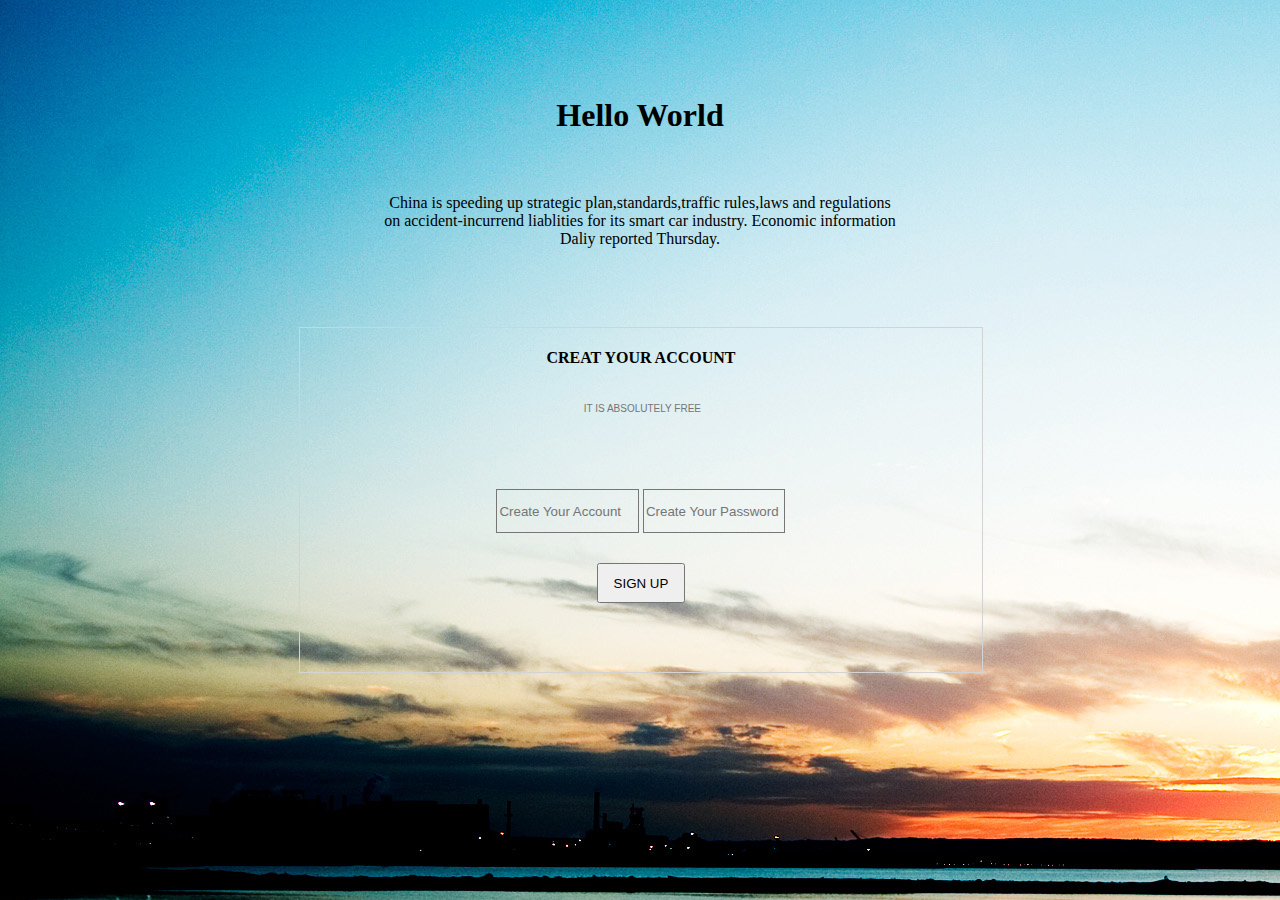
<file: helloword/index.html>
<!DOCTYPE html>
<html>
	<head>
		<meta charset="utf-8" />
		<title>Initial</title>
		<link href="./css/style.css" rel="stylesheet" type="text/css" />
	</head>
	<body background="img/back.jpg">
		<h1>Hello World</h1>
		<p id="t1">China is speeding up strategic plan,standards,traffic rules,laws and regulations 
		<br>on accident-incurrend liablities for its smart car industry. Economic information
		<br>Daliy reported Thursday.</p>
		<div id="box">
			<h4>CREAT YOUR ACCOUNT</h4>
			<input id="t2" placeholder=" IT IS ABSOLUTELY FREE"></input><br>
			<div id="text-button">
				<input placeholder="Create Your Account"></input>
				<input placeholder="Create Your Password"></input>
				<form action="web1.html" method="get">
					<button type="submit">SIGN UP</button>
				</from>
			</div>
			
		</div>
	</body>
</html>
</file>
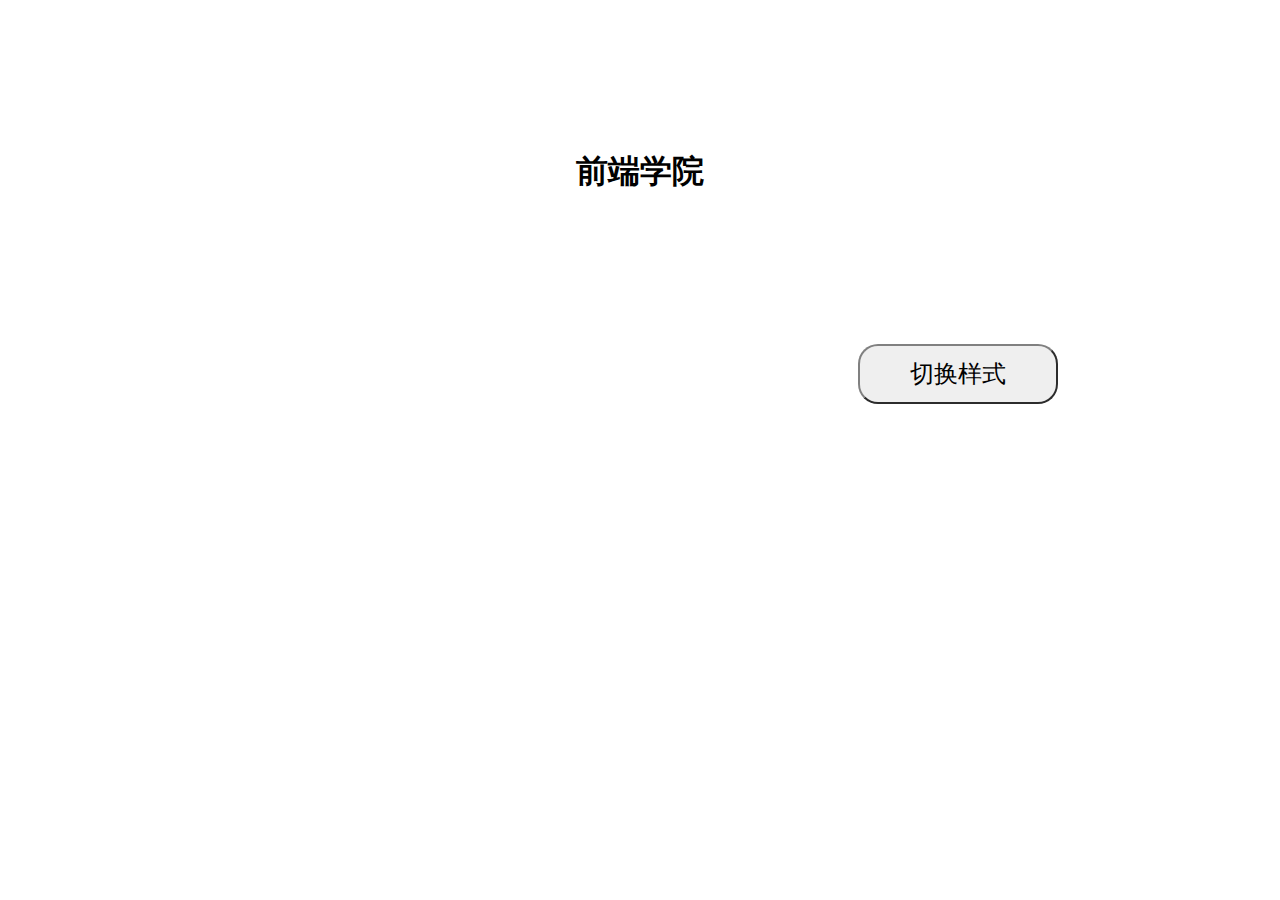
<file: line/index.html>
<!DOCTYPE html>
<html>
	<head>
		<meta charset="utf-8" />
		<title></title>
		<link href="./css/style.css" rel="stylesheet" type="text/css" />
	</head>
	<body>
		<h1>前端学院</h1>
		<button class="btn">切换样式</button>
	</body>
</html>
</file>
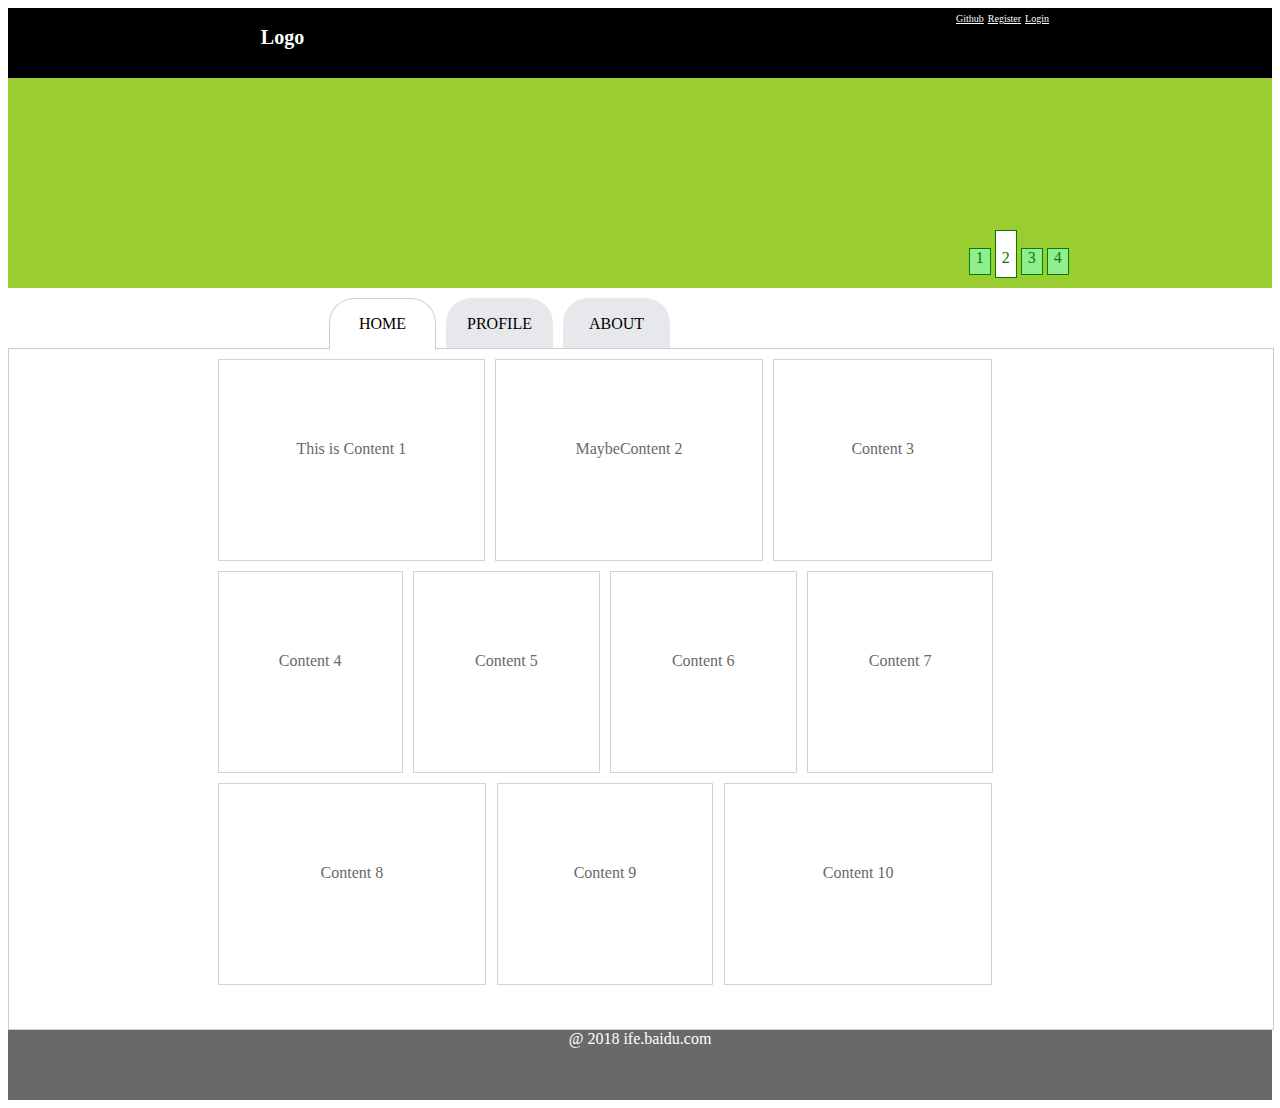
<file: logo/index.html>
<!DOCTYPE html>
<html>
	<head>
		<meta charset="utf-8" />
		<title></title>
		<link href="./css/style.css" rel="stylesheet" type="text/css" />
	</head>
	<body>
		<div id="part1">
			<p id="github">Github</p>
			<p>Register</p>
			<p>Login</p><br>
			<a>Logo</a>
		</div>
		
		<div id="part2">
			<a1 id="a11">1</a1>
			<a2><br>2</a2>
			<a1>3</a1>
			<a1>4</a1>
		</div>
		
		<div>
			<ul class="tab-list clearfloat">
			    <li class="tab-itom">
			        <input type="radio" id="testTabRadio1" class="test-radio" name="tab" checked="checked">
			        <label class="test-label" for="testTabRadio1">HOME</label>
			        <span class="tab-box">
			            <div>
							<box id="b1">This is Content 1</box>
							<box id="b2">MaybeContent 2</box>
							<box id="b3">Content 3</box><br>
							<box id="b4">Content 4</box>
							<box id="b5">Content 5</box>
							<box id="b5">Content 6</box>
							<box id="b5">Content 7</box><br>
							<box id="b8">Content 8</box>
							<box id="b9">Content 9</box>
							<box id="b10">Content 10</box>
						</div>
			        </span>
			    </li>
				<li class="tab-itom">
				    <input type="radio" id="testTabRadio2" class="test-radio" name="tab">
				    <label class="test-label" for="testTabRadio2">PROFILE</label>
				    <span class="tab-box"></span>
				</li>
				<li class="tab-itom">
				    <input type="radio" id="testTabRadio3" class="test-radio" name="tab">
				    <label class="test-label" for="testTabRadio3">ABOUT</label>
				    <span class="tab-box"></span>
				</li>
		</div>
		
		<div id="part4">@ 2018 ife.baidu.com</div>
	</body>
</html>
</file>
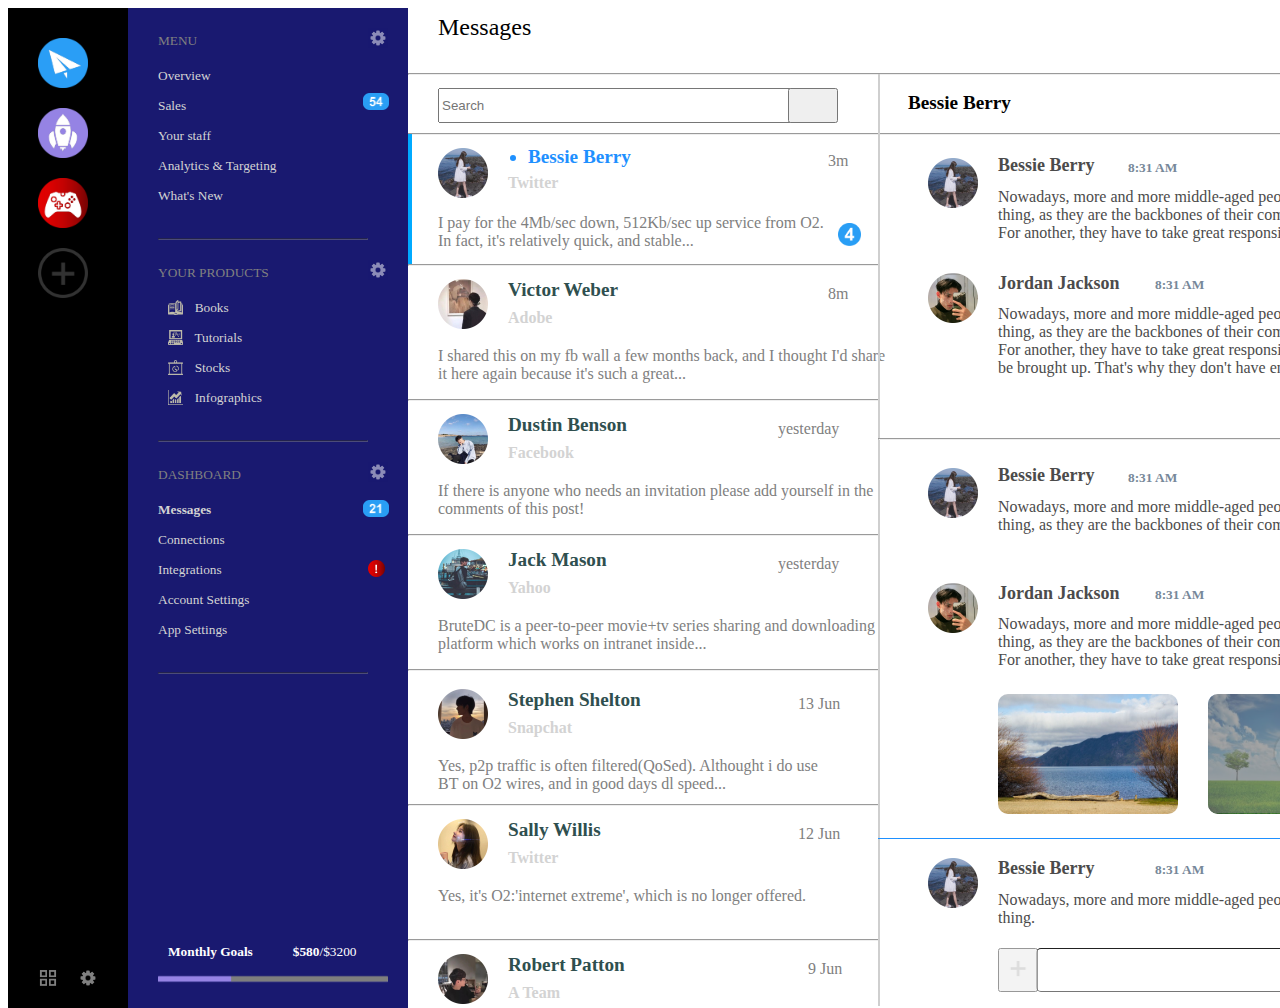
<file: messages/index.html>
<!DOCTYPE html>
<html>
	<head>
		<meta charset="utf-8" />
		<title>Messages</title>
		<link href="./css/style.css" rel="stylesheet" type="text/css" />
	</head>
	<body>
		<div id="par1">
			<img id="fei" src="img/gfn.png">
			<img id="huo" src="img/cdsgv.png">
			<img id="you" src="img/fdb1.png">
			<img id="jia" src="img/bcf.png">
			<img id="ma" src="img/ewm.png">
			<img id="sh" src="img/shezhi.png">
		</div>
		
		<div id="par2">
			<p id="menu">MENU</p>
			<img id="sh1" src="img/ghj.png">
			<p id="p1">Overview</p>
			<p id="p2">Sales</p>
			<img id="wu" src="img/gdfg.png">
			<p id="p3">Your staff</p>
			<p id="p4">Analytics & Targeting</p>
			<p id="p5">What's New</p>
			<hr id="hr1">
			
			<p id="menu">YOUR PRODUCTS</p>
			<img id="sh1" src="img/ghj.png">
			<p id="p1">&nbsp&nbsp&nbsp&nbsp&nbsp&nbsp&nbsp&nbsp&nbsp&nbsp Books</p>
			<img id="bo" src="img/hhh.png">
			<p id="p2">&nbsp&nbsp&nbsp&nbsp&nbsp&nbsp&nbsp&nbsp&nbsp&nbsp Tutorials</p>
			<img id="tu" src="img/hfgj.png">
			<p id="p3">&nbsp&nbsp&nbsp&nbsp&nbsp&nbsp&nbsp&nbsp&nbsp&nbsp Stocks</p>
			<img id="st" src="img/hf2.png">
			<p id="p4">&nbsp&nbsp&nbsp&nbsp&nbsp&nbsp&nbsp&nbsp&nbsp&nbsp Infographics</p>
			<img id="in" src="img/jfjh2.png">
			<hr id="hr2">
			
			<p id="menu">DASHBOARD</p>
			<img id="sh1" src="img/ghj.png">
			<b id="p1" >Messages</b>
			<img id="er" src="img/vfd.png">
			<p id="p2">Connections</p>
			<p id="p3">Integrations</p>
			<img id="gan" src="img/fvsd.png">
			<p id="p4">Account Settings</p>
			<p id="p5">App Settings</p>
			<hr id="hr1">
			
			<p id="mon"><b>Monthly Goals &nbsp&nbsp&nbsp&nbsp&nbsp&nbsp&nbsp&nbsp&nbsp&nbsp $580</b>/$3200</p>
			<img id="jd" src="img/fdg.png">
		</div>
		
		<div id="part3">
			<h2>Messages</h2>
			<img class="picture" id="ztx" src="img/ztx.png">
			<h3>Jordan J.</h3>
			<h4>Adminstrator</h4>
			<hr id="hr3">
			<input type="text" placeholder="Search" id="ser"/>
			<button id="sea"></button>
			<hr id="hr4">
			
			<img class="picture" id="tx1" src="img/tx1.png">
			<ul>
				<li>Bessie Berry</li>
			</ul>
			<p class="address" id="ber">Twitter</p>
			<p class="time" id="fir">3m</p>
			<p class="text" id="one">I pay for the 4Mb/sec down, 512Kb/sec up service 
			from O2. In fact, it's relatively quick, and stable...</p>
			<div id="x2" style="height: 126px;border: 2px solid #00aaff;"></div>
			<hr id="hr5">
			
			<img class="picture" id="tx2" src="img/tx2.png">
			<p class="name" id="vic">Victor Weber</p>
			<p class="address" id="web">Adobe</p>
			<p class="time" id="sec">8m</p>
			<p class="text" id="two">I shared this on my fb wall a few months back, and I  
			thought I'd share it here again because it's such a great...</p>
			<hr id="hr6">
			
			<img class="picture" id="tx3" src="img/tx3.png">
			<p class="name" id="dus">Dustin Benson</p>
			<p class="address" id="ben">Facebook</p>
			<p class="time" id="thi">yesterday</p>
			<p class="text" id="thr">If there is anyone who needs an invitation please add 
			yourself in the comments of this post!</p>
			<hr id="hr7">
			
			<img class="picture" id="tx4" src="img/tx4.png">
			<p class="name" id="jac">Jack Mason</p>
			<p class="address" id="mas">Yahoo</p>
			<p class="time" id="for">yesterday</p>
			<p class="text" id="fou">BruteDC is a peer-to-peer movie+tv series sharing and 
			downloading platform which works on intranet inside...</p>
			<hr id="hr8">
			
			<img class="picture" id="tx5" src="img/tx5.png">
			<p class="name" id="ste">Stephen Shelton</p>
			<p class="address" id="she">Snapchat</p>
			<p class="time" id="fif">13 Jun</p>
			<p class="text" id="fiv">Yes, p2p traffic is often filtered(QoSed). Althought i do 
			use BT on O2 wires, and in good days dl speed...</p>
			<hr id="hr9">
			
			<img class="picture" id="tx6" src="img/tx6.png">
			<p class="name" id="sal">Sally Willis</p>
			<p class="address" id="wil">Twitter</p>
			<p class="time" id="six">12 Jun</p>
			<p class="text" id="ssi">Yes, it's O2:'internet extreme', which is no longer offered.</p>
			<hr id="hr10">
			
			<img class="picture" id="tx7" src="img/tx7.png">
			<p class="name" id="rob">Robert Patton</p>
			<p class="address" id="pat">A Team</p>
			<p class="time" id="sev">9 Jun</p>
			
			<div id="x1" style="height: 930px;border: 0.2px solid #cfcfcf;"></div>	
		</div>
		
		<div id="part4">
			<p id="top">Bessie Berry</p>
		</div>
		
		<div>
			<img id="lt1" src="img/tx1.png">
			<b id="ltf">Bessie Berry</b>
			<p id="lto">8:31 AM</p>
			<p id="nr1">Nowadays, more and more middle-aged people are suffering from insomnia, 
			as life for the middle-aged is stressful indeed. For one thing, as they are the 
			backbones of their companies, they have plenty of things to do at work. And they 
			usually have to work overtime. For another, they have to take great responsibilities 
			at home.</p>			
			<img id="lt2" src="img/ztx.png">
			<b id="lts">Jordan Jackson</b>
			<p id="ltt">8:31 AM</p>
			<p id="nr2">Nowadays, more and more middle-aged people are suffering from insomnia, 
			as life for the middle-aged is stressful indeed. For one thing, as they are the 
			backbones of their companies, they have plenty of things to do at work. And they 
			usually have to work overtime. For another, they have to take great responsibilities 
			at home, for their aged parents need to be supported and their little children need 
			to be brought up. That's why they don't have enough time to have a good rest.</p>
			<hr id="hr11">
			<p id="tue">Tuesday</p>
			<hr id="hr12">
			
			<img id="lt3" src="img/tx1.png">
			<b id="lte">Bessie Berry</b>
			<p id="ltr">8:31 AM</p>
			<p id="nr3">Nowadays, more and more middle-aged people are suffering from insomnia, 
			as life for the middle-aged is stressful indeed. For one thing, as they are the 
			backbones of their companies, they have plenty of things to do at work.</p>			
			<img id="lt4" src="img/ztx.png">
			<b id="ltfo">Jordan Jackson</b>
			<p id="ltfou">8:31 AM</p>
			<p id="nr4">Nowadays, more and more middle-aged people are suffering from insomnia, 
			as life for the middle-aged is stressful indeed. For one thing, as they are the 
			backbones of their companies, they have plenty of things to do at work. And they 
			usually have to work overtime. For another, they have to take great responsibilities 
			at home.</p>
			<img id="fj1" src="img/fj1.png">
			<img id="fj2" src="img/fj2.png">
			<img id="hd" src="img/fdssd.png">
			<button id="btn1"></button>
			<img id="search" src="img/search.png">
			<hr id="hr13">
			<p id="new">New Messages</p>
			<hr id="hr14">
			
			<img id="nm" src="img/tx1.png">
			<b id="nmu">Bessie Berry</b>
			<p id="nmt">8:31 AM</p>
			<p id="nmte">Nowadays, more and more middle-aged people are suffering from insomnia, 
			as life for the middle-aged is stressful indeed. For one thing.</p>
			<input type="text" id="addt">
			<button id="btn2"></button>
			<img id="add" src="img/add.png">
			
			<img id="mfour" src="img/xx4.png">
			<b id="eight">1 of 28</b>
			<img id="fy" src="img/fy.png">
			<div id="x3" style="height: 30px;border: 0.2px solid #cfcfcf;"></div>	
			<img id="func" src="img/func.png">
			<img id="xl" src="img/xl.png">
			<img id="sx" src="img/sx.png">
			
		</div>
	</body>
</html>
</file>
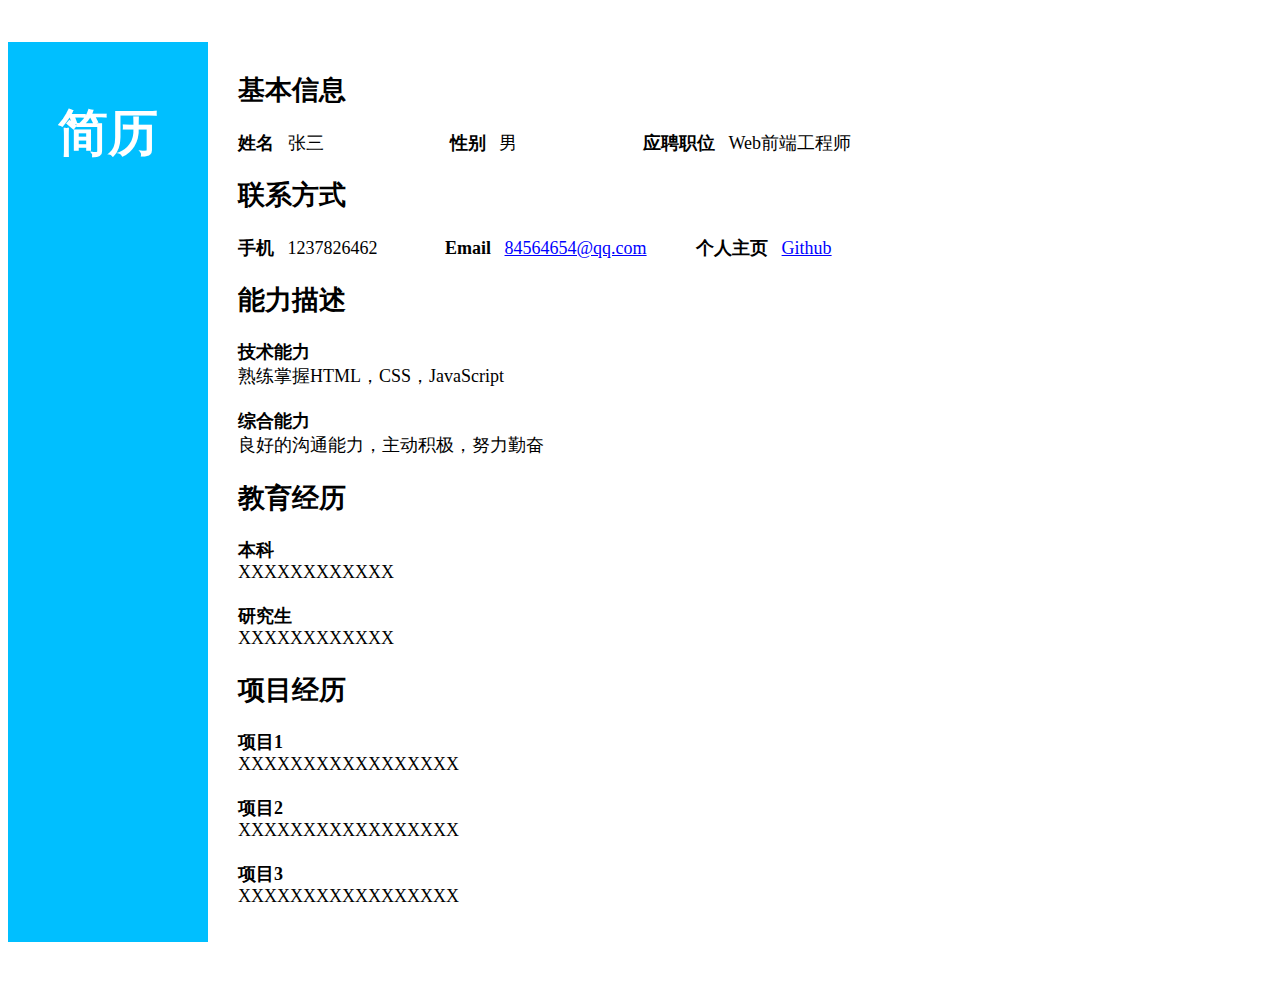
<file: resume/index.html>
<!DOCTYPE html>
<html>
	<head>
		<meta charset="utf-8" />
		<title></title>
		<link href="./css/style2.css" rel="stylesheet" type="text/css" />
	</head>
	<body>
		<div><h1><br>简历</h1></div>
		<div><aa> </aa></div>
		<div>
			<span>
				<br><br>
				<h2>基本信息</h2>
				<b>姓名&nbsp&nbsp&nbsp</b>张三 &nbsp&nbsp&nbsp&nbsp&nbsp&nbsp&nbsp&nbsp&nbsp&nbsp&nbsp&nbsp&nbsp&nbsp&nbsp&nbsp&nbsp&nbsp&nbsp&nbsp&nbsp&nbsp&nbsp&nbsp&nbsp&nbsp
				<b>性别&nbsp&nbsp&nbsp</b>男 &nbsp&nbsp&nbsp&nbsp&nbsp&nbsp&nbsp&nbsp&nbsp&nbsp&nbsp&nbsp&nbsp&nbsp&nbsp&nbsp&nbsp&nbsp&nbsp&nbsp&nbsp&nbsp&nbsp&nbsp&nbsp&nbsp
				<b>应聘职位&nbsp&nbsp&nbsp</b>Web前端工程师
				<br>
			</span>
			
			<span>
				<h2>联系方式</h2>
				<b>手机&nbsp&nbsp&nbsp</b>1237826462 &nbsp&nbsp&nbsp&nbsp&nbsp&nbsp&nbsp&nbsp&nbsp&nbsp&nbsp&nbsp&nbsp
				<b>Email&nbsp&nbsp&nbsp</b><u>84564654@qq.com</u>&nbsp&nbsp&nbsp&nbsp&nbsp&nbsp&nbsp&nbsp&nbsp&nbsp
				<b>个人主页&nbsp&nbsp&nbsp</b><u>Github</u>
				<br>
			</span>
			
			<span>
				<h2>能力描述</h2>
				<b>技术能力</b><br>
				熟练掌握HTML，CSS，JavaScript<br>
				<br>
				<b>综合能力</b><br>
				良好的沟通能力，主动积极，努力勤奋
				<br>
		    </sapn>
			
			<span>
				<h2>教育经历</h2>
				<b>本科</b><br>
				XXXXXXXXXXXX<br>
				<br>
				<b>研究生</b><br>
				XXXXXXXXXXXX 
				<br>
			</span>
			
			<span>
				<h2>项目经历</h2>
				<b>项目1</b><br>
				XXXXXXXXXXXXXXXXX<br>
				<br>
				<b>项目2</b><br>
				XXXXXXXXXXXXXXXXX<br>
				<br>
				<b>项目3</b><br>
				XXXXXXXXXXXXXXXXX<br>
				<br>
			</span>
			
		</div>  
	</body>
</html>
</file>
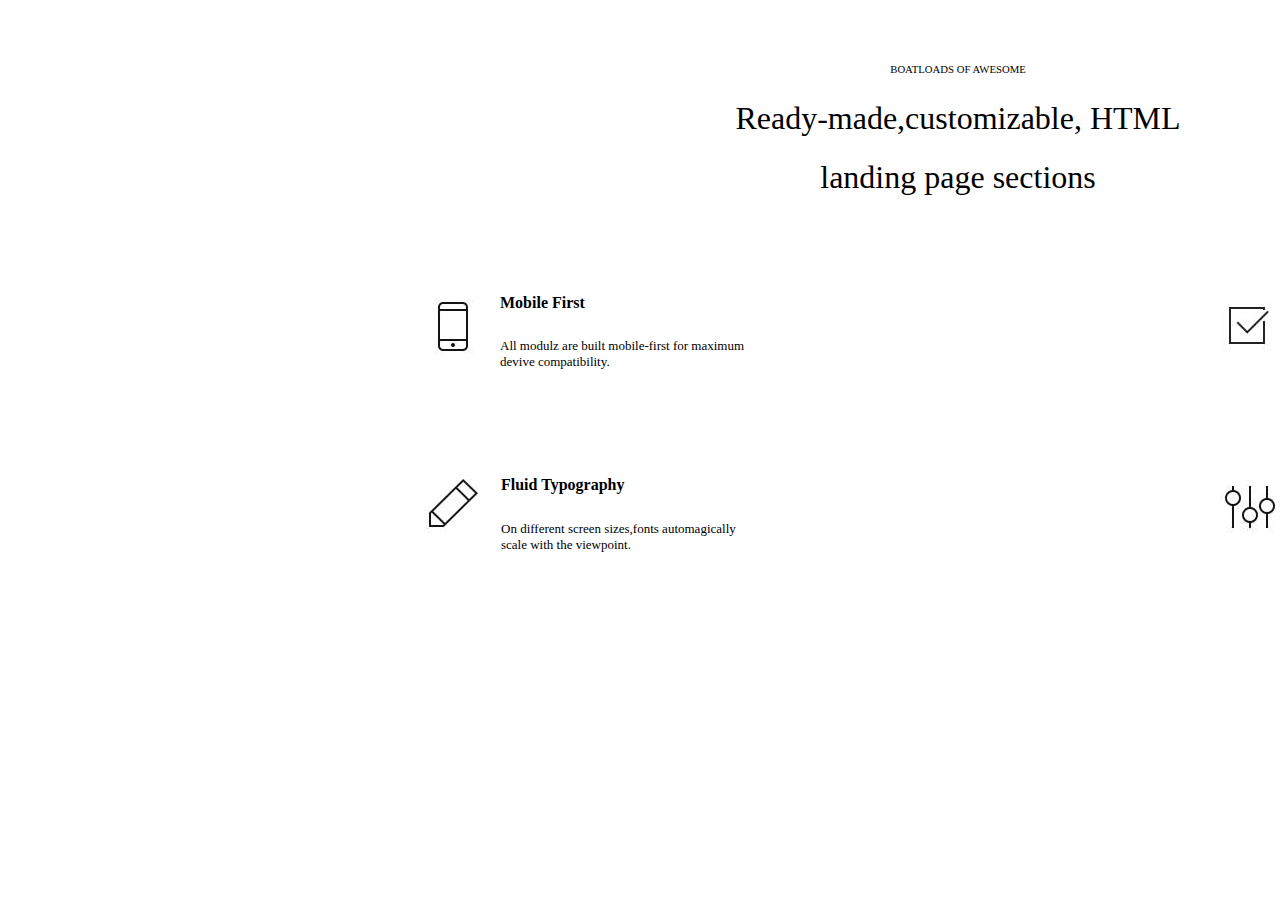
<file: helloword/web1.html>
<!DOCTYPE html>
<html>
	<head>
		<meta charset="utf-8">
		<title>Web 1</title>
		<link href="./css/style1.css" rel="stylesheet" type="text/css" />
	</head>
	<body>
		<h6>BOATLOADS OF AWESOME</h6>
		<h1 id="head1">Ready-made,customizable, HTML</h1>
		<h1 id="head2">landing page sections</h1>
		
		<div id="box1">
			<div id="box2">
				<img src="img/mobile.png">
				<div id="box3">
					<h5>Mobile First</h5>
					<p>All modulz are built mobile-first for maximum<br>devive compatibility.</p>
				</div>
			</div>
			
			<div id="box2">
				<img src="img/access.png">
				<div id="box3">
					<h5>Accessibility</h5>
					<p>Support for IE8,mobile and tablet devices,<br>screenreaders and color blind.</p>
				</div>
			</div>
			
			<br>
			<div id="box1">
				<div id="box2">
					<img src="img/fluid.png">
					<div id="box3">
						<h5>Fluid Typography</h5>
						<p>On different screen sizes,fonts automagically<br>scale with the viewpoint.</p>
					</div>
				</div>
				
				<div id="box2">
					<img src="img/custom.png">
					<div id="box3">
						<h5>Customization</h5>
						<p>Make any design your own using the Style<br>Editor.Personalize fonts,colors,and layouts to<br>create the custom look you what.</p>
					</div>
				</div>
			</div>
			
			<div id="but">
				<form action="web2.html" method="get">
					<button type="submit">NEXT</button>
				</from>
			</div>
		</div>
	</body>
</html>
</file>
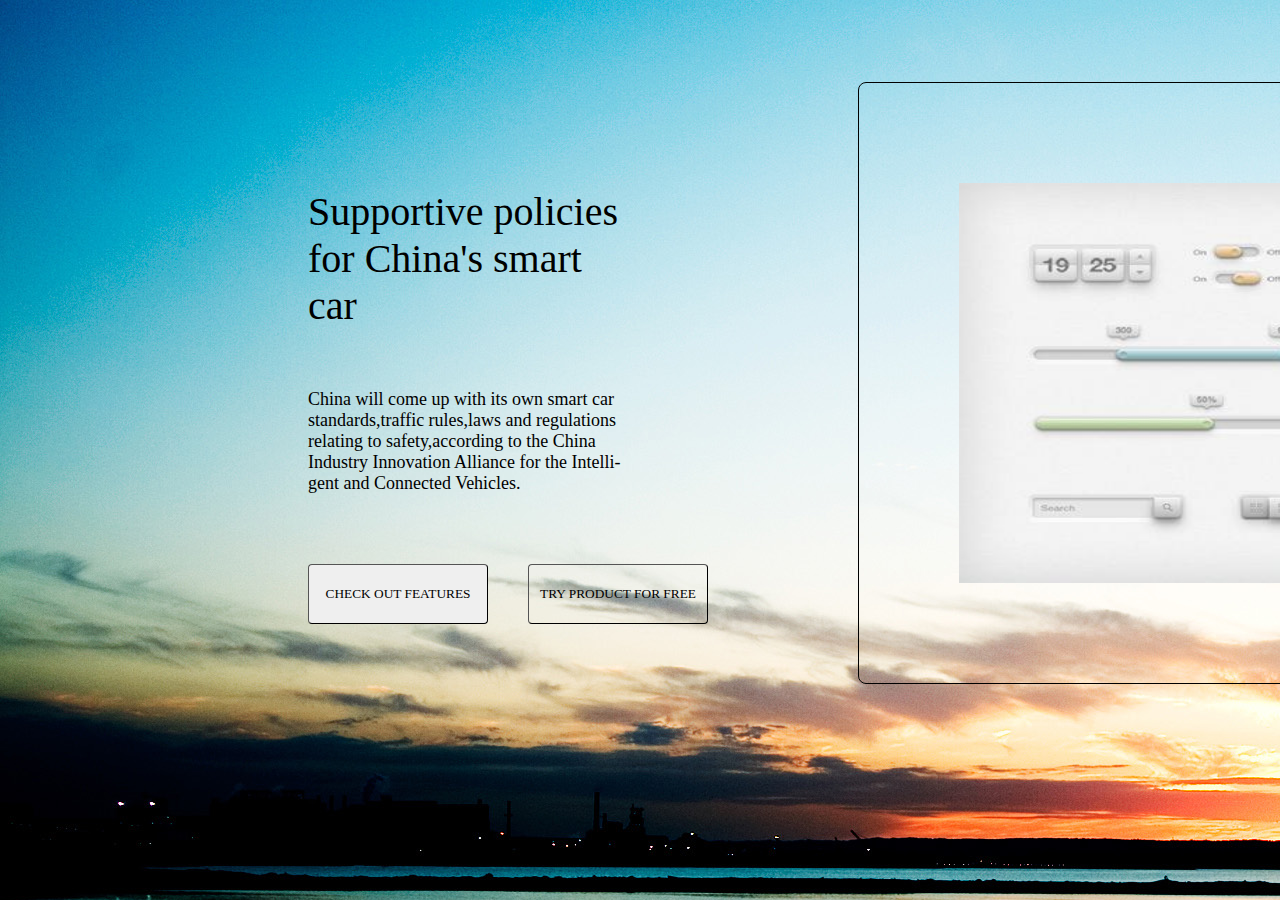
<file: helloword/web2.html>
<!DOCTYPE html>
<html>
	<head>
		<meta charset="utf-8">
		<title>Web 2</title>
		<link href="./css/style2.css" rel="stylesheet" type="text/css" />
	</head>
	<body background="img/back.jpg">
		<div id="block1">
			<p id="big">Supportive policies<br>for China's smart<br>car</p>
			<p id="small">China will come up with its own smart car<br>
			standards,traffic rules,laws and regulations<br>
			relating to safety,according to the China<br>
			Industry Innovation Alliance for the Intelli-<br>
			gent and Connected Vehicles.</p>
			<a>
				<form action="web3.html" method="get">
					<button id="but1" type="submit">CHECK OUT FEATURES</button>
				</form>
				
				<form action="web4.html" method="get">
					<button id="but2" type="submit">TRY PRODUCT FOR FREE</button>
				</form>
			</a>
			
		</div>
		
		<div>
			<img src="img/pic.jpg"></input>
		</div>		
	</body>
</html>
</file>
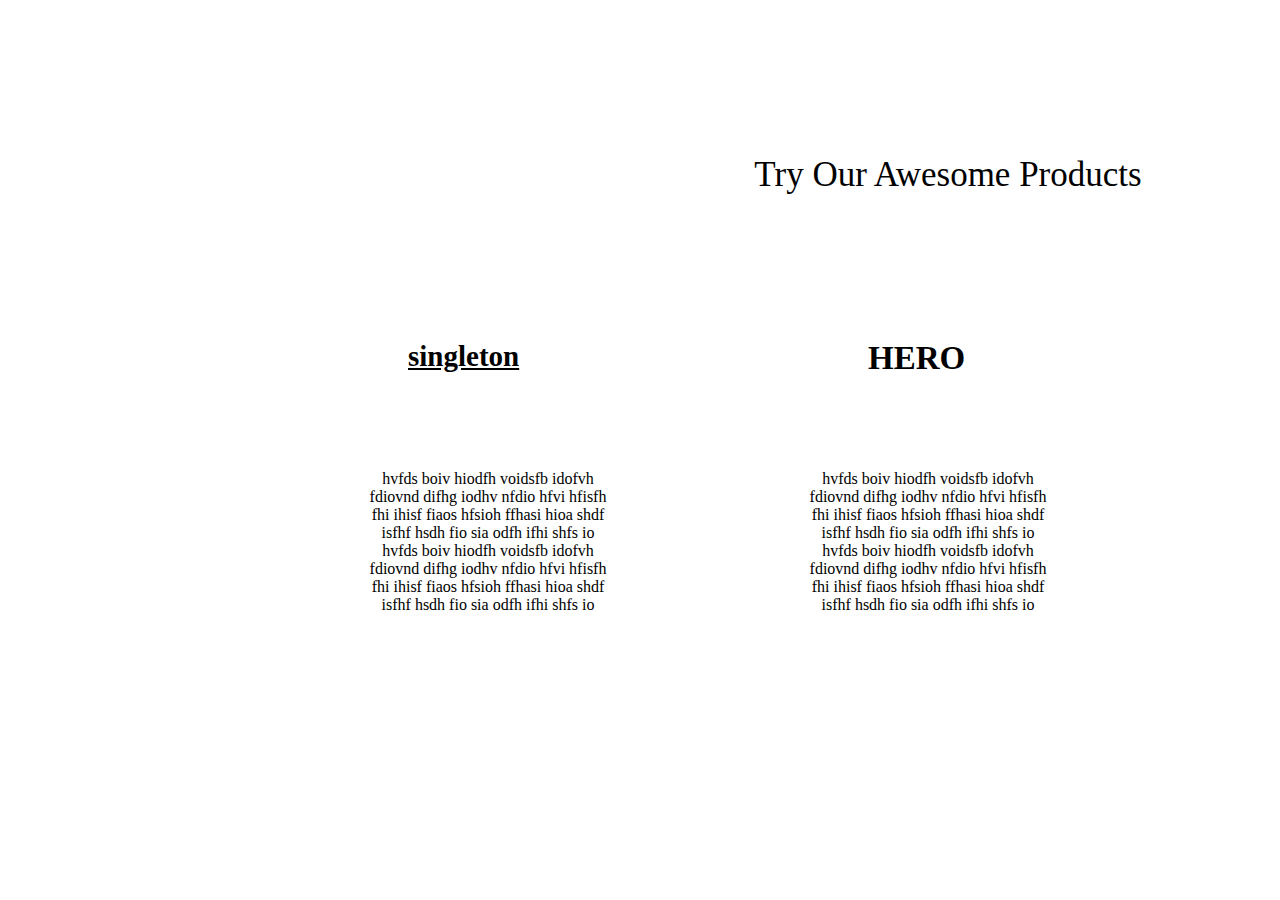
<file: helloword/web3.html>
<!DOCTYPE html>
<html>
	<head>
		<meta charset="utf-8">
		<title>Web 3</title>
		<link href="css/style3.css" rel="stylesheet" type="text/css" />
	</head>
	<body>
		<p id="big">Try Our Awesome Products</p>
		<div>
			<span id="sin">singleton</span>		
			<span id="her">HERO</span>	
			<span id="pon">Pontland</span>
		</div>
		<div>
			<p id="tex1">hvfds boiv hiodfh voidsfb idofvh fdiovnd difhg iodhv
			nfdio hfvi hfisfh fhi ihisf fiaos hfsioh ffhasi hioa 
			shdf isfhf hsdh fio sia odfh ifhi shfs io hvfds boiv 
			hiodfh voidsfb idofvh fdiovnd difhg iodhv nfdio hfvi 
			hfisfh fhi ihisf fiaos hfsioh ffhasi hioa shdf isfhf
			hsdh fio sia odfh ifhi shfs io</p>
			
			<p id="tex2">hvfds boiv hiodfh voidsfb idofvh fdiovnd difhg iodhv
			nfdio hfvi hfisfh fhi ihisf fiaos hfsioh ffhasi hioa 
			shdf isfhf hsdh fio sia odfh ifhi shfs io hvfds boiv 
			hiodfh voidsfb idofvh fdiovnd difhg iodhv nfdio hfvi 
			hfisfh fhi ihisf fiaos hfsioh ffhasi hioa shdf isfhf
			hsdh fio sia odfh ifhi shfs io</p>
			
			<p id="tex3">hvfds boiv hiodfh voidsfb idofvh fdiovnd difhg iodhv
			nfdio hfvi hfisfh fhi ihisf fiaos hfsioh ffhasi hioa 
			shdf isfhf hsdh fio sia odfh ifhi shfs io hvfds boiv 
			hiodfh voidsfb idofvh fdiovnd difhg iodhv nfdio hfvi 
			hfisfh fhi ihisf fiaos hfsioh ffhasi hioa shdf isfhf
			hsdh fio sia odfh ifhi shfs io</p>
		</div>
		
		<form action="web4.html" method="get">
			<button id="but" type="submit">NEXT</button>
		</form>

	</body>
</html>
</file>
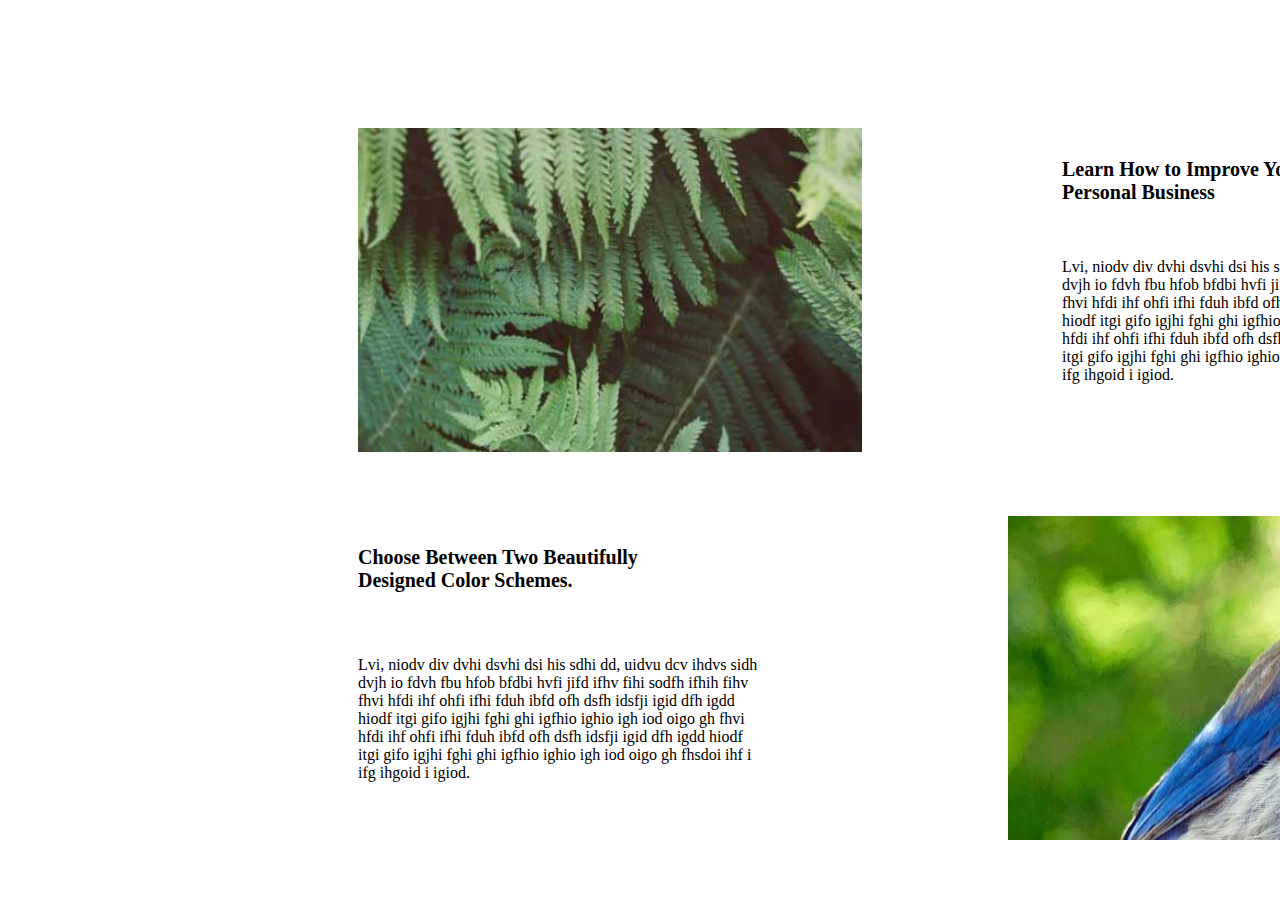
<file: helloword/web4.html>
<!DOCTYPE html>
<html>
	<head>
		<meta charset="utf-8">
		<title>Web 4</title>
		<link href="css/style4.css" rel="stylesheet" type="text/css" />
	</head>
	<body>
		<img id="img1" src="img/leaf.png">
		<span id="sp">Learn How to Improve Your <br>Personal Business</span>
		<span id="sp1">Lvi, niodv div dvhi dsvhi dsi his sdhi dd, uidvu dcv ihdvs sidh
		dvjh io fdvh fbu hfob bfdbi hvfi jifd ifhv fihi sodfh ifhih fihv
		fhvi hfdi ihf ohfi ifhi fduh ibfd ofh dsfh idsfji igid dfh igdd
		 hiodf itgi gifo igjhi fghi ghi igfhio ighio igh iod oigo gh
		 fhvi hfdi ihf ohfi ifhi fduh ibfd ofh dsfh idsfji igid dfh igdd
		 hiodf itgi gifo igjhi fghi ghi igfhio ighio igh iod oigo gh
		 fhsdoi ihf i ifg ihgoid i igiod.</span>
		 
		 <p id="sp2">Choose Between Two Beautifully <br>Designed Color Schemes.</p>
		 <p id="sp3">Lvi, niodv div dvhi dsvhi dsi his sdhi dd, uidvu dcv ihdvs sidh
		dvjh io fdvh fbu hfob bfdbi hvfi jifd ifhv fihi sodfh ifhih fihv
		fhvi hfdi ihf ohfi ifhi fduh ibfd ofh dsfh idsfji igid dfh igdd
		 hiodf itgi gifo igjhi fghi ghi igfhio ighio igh iod oigo gh
		 fhvi hfdi ihf ohfi ifhi fduh ibfd ofh dsfh idsfji igid dfh igdd
		 hiodf itgi gifo igjhi fghi ghi igfhio ighio igh iod oigo gh
		 fhsdoi ihf i ifg ihgoid i igiod.</p>
		 <img id="img2" src="img/bird.png">
		 
		<form action="web5.html" method="get">
			<button id="but" type="submit">NEXT</button>
		</form>
	</body>
</html>
</file>
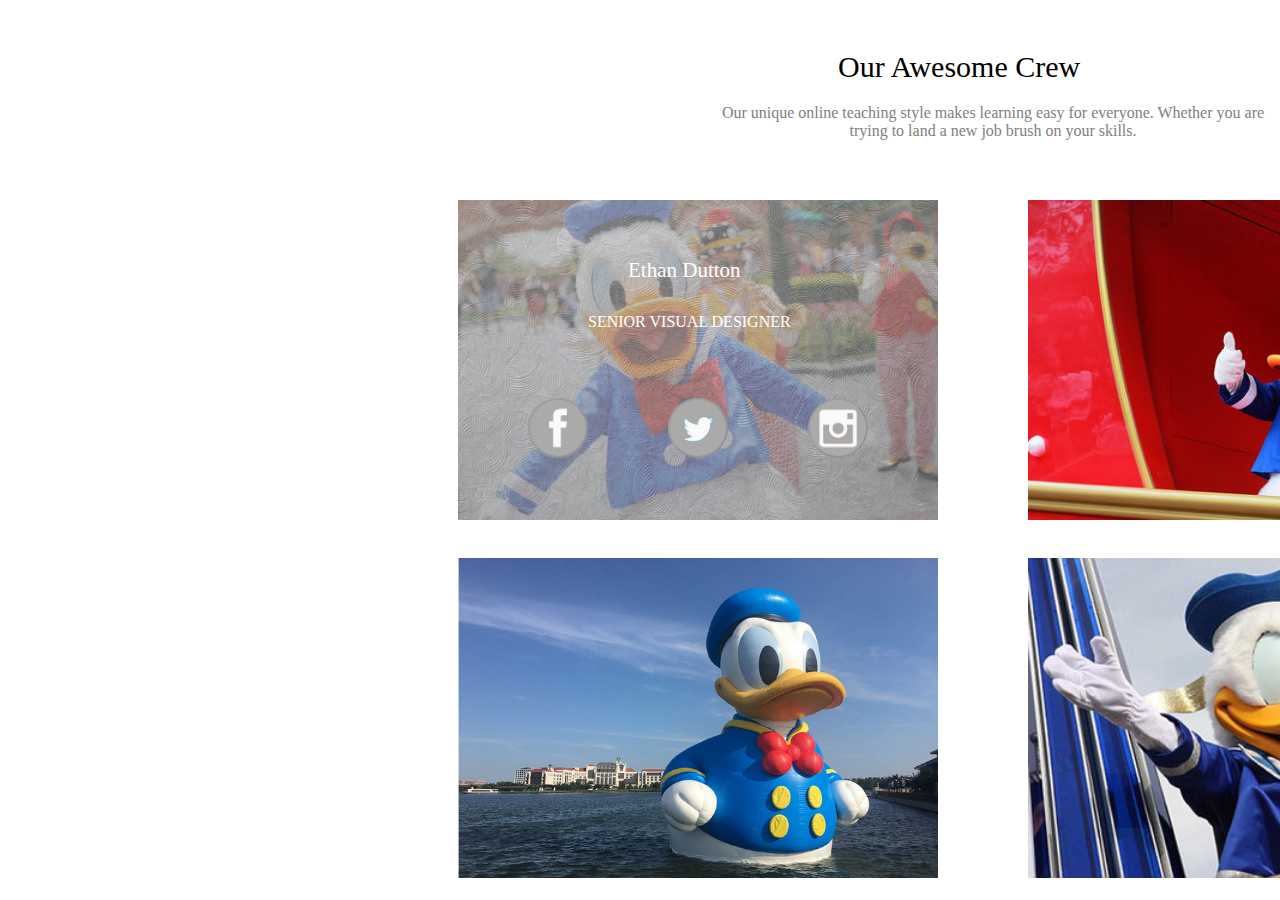
<file: helloword/web5.html>
<!DOCTYPE html>
<html>
	<head>
		<meta charset="utf-8">
		<title>Web 5</title>
		<link href="css/style5.css" rel="stylesheet" type="text/css" />
	</head>
	<body>
		<p id="top">Our Awesome Crew</p>
		<p id="tex">Our unique online teaching style makes learning easy for everyone.
		Whether you are trying to land a new job brush on your skills.</p>
		
		<img id="i1" src="img/0b65f82d0e2e044a4c5e3eaadbedf54e.jpg">
		<img id="im" src="img/u=1960363423,1533135825&fm=26&gp=0.jpg">
		<img id="i2" src="img/1.jpg">
		<br>
		<img id="i3" src="img/8e4fe54a58227aa5aad046edf41cb36d.jpg">
		<img id="i4" src="img/d0f9b20a5df8ef61a5d0cc4bc49f8ec7.png">
		
		<button id="butf" type="submit"></button>
		<img id="fac" src="img/fud1.png">
		<button id="butt" type="submit"></button>
		<img id="twi" src="img/ghf1.png">
		<button id="buti" type="submit"></button>
		<img id="ins" src="img/gf1.png">
		
		<p id="ea">Ethan Dutton</p>
		<p id="tex1">SENIOR VISUAL DESIGNER</p>
		
		<form action="web6.html" method="get">
			<button id="but" type="submit">NEXT</button>
		</form>
		
	</body>
</html>
</file>
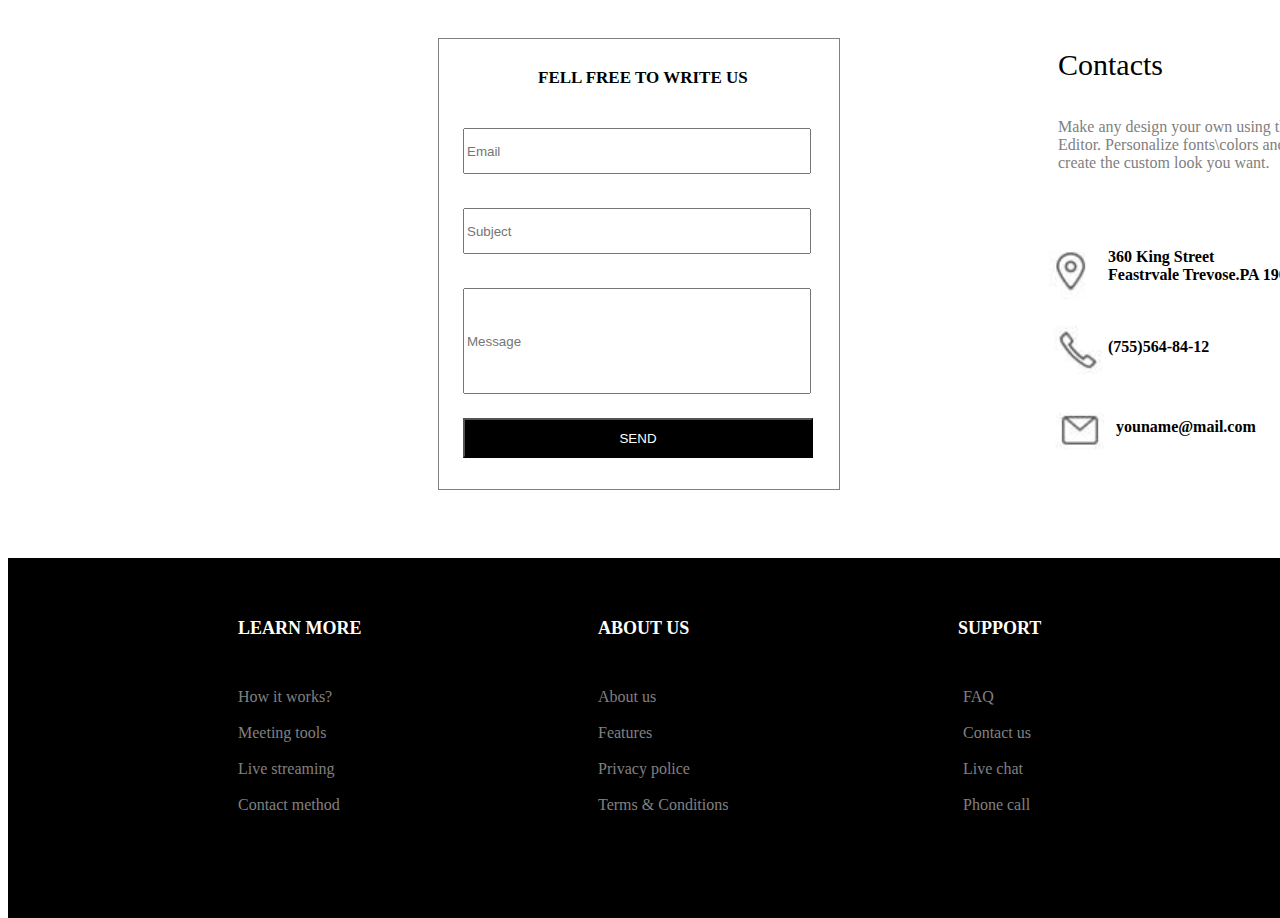
<file: helloword/web6.html>
<!DOCTYPE html>
<html>
	<head>
		<meta charset="utf-8">
		<title>Web 6</title>
		<link href="css/style6.css" rel="stylesheet" type="text/css" />
	</head>
	<body>
		<div id="part1">
			<a id="send">F</a>
			<p id="fel">FELL FREE TO WRITE US</p>
			<p id="con">Contacts</span>
			<p id="mak">Make any design your own using the Style<br>
			Editor. Personalize fonts\colors and layouts to<br>
			create the custom look you want.</p>
			
			<input id ="email" placeholder="Email"></input>
			<img id="pic1" src="img/1601018929.png">
			<b id="str">360 King Street<br>
			Feastrvale Trevose.PA 19057</b>
			<img id="pic2" src="img/1601018929(1).png">
			<b id="tel">(755)564-84-12</b>
			<img id="pic3" src="img/1601018929(2).png">
			<b id="mai">youname@mail.com</b>
			<input id="sub" placeholder="Subject"></input>
			<input id="mes" placeholder="Message"></input>
			<button id="sen">SEND</button>
		</div>
		<div id="part2">
			<p id="lea">LEARN MORE</p>
			<p id="mor">How it works?<br><br>
			Meeting tools<br><br>
			Live streaming<br><br>
			Contact method</p>
			
			<p id="abo">ABOUT US</p>
			<p id="us">About us<br><br>
			Features<br><br>
			Privacy police<br><br>
			Terms & Conditions</p>
			
			<p id="sup">SUPPORT</p>
			<p id="ort">FAQ<br><br>
			Contact us<br><br>
			Live chat<br><br>
			Phone call<br><br></p>
			
			<p id="enj">ENJOY YOUR LIFE</p>
			<p id="you">Great web UI kit for designers,<br><br>
			freelancers or business</p>
			
			
			<button id="b1"></button>
			<img id="m1" src="img/fsdfs1.png">
			<button id="b2"></button>
			<img id="m2" src="img/fsd.png">
			<button id="b3"></button>
			<img id="m3" src="img/dsgbvfdb1.png">
			<button id="b4"></button>
			<img id="m4" src="img/dcszvs1.png">
			<button id="b5"></button>
			<img id="m5" src="img/vdfv.png">
		</div>
	</body>
</html>
</file>
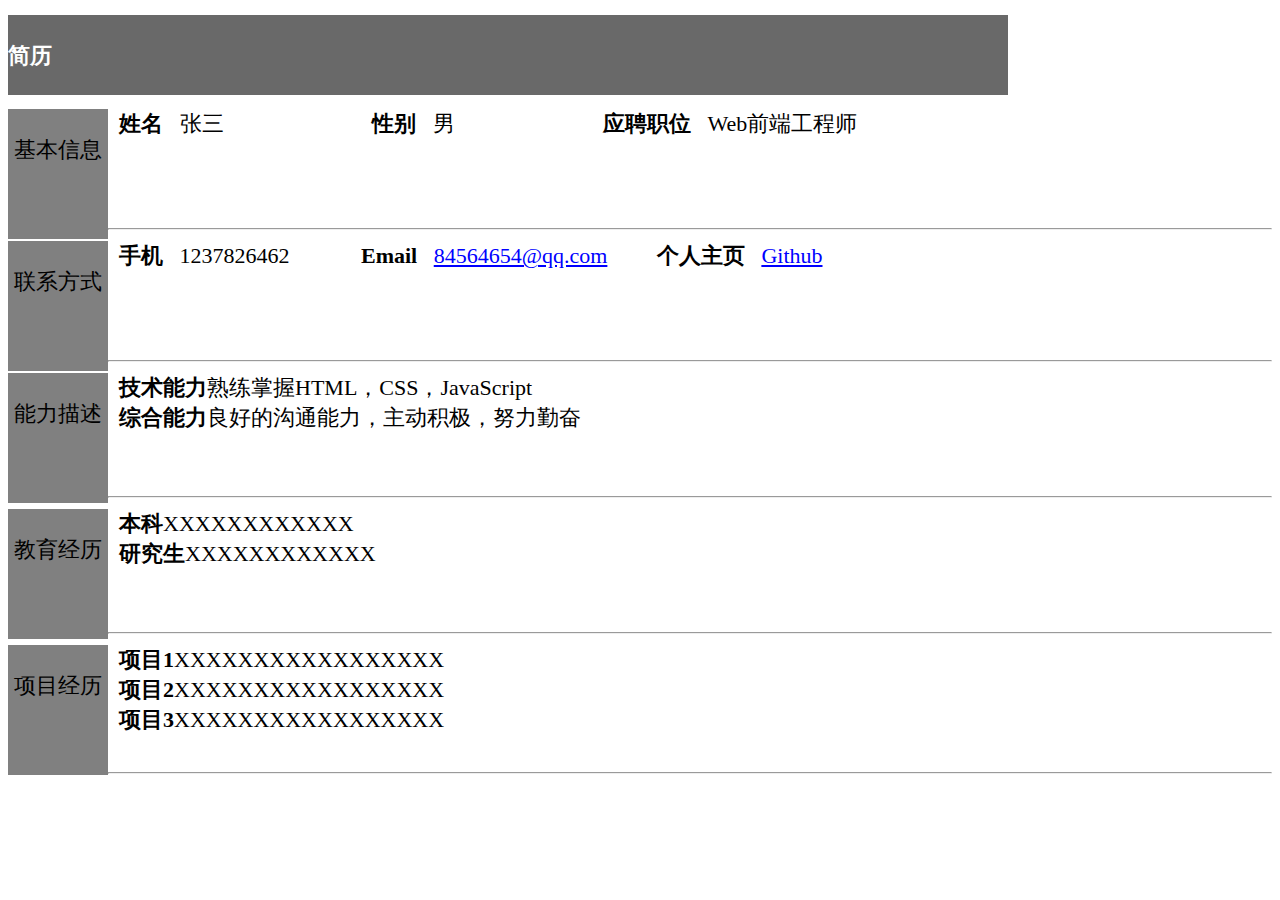
<file: resume/index1.html>
<!DOCTYPE html>
<html>
	<head>
		<meta charset="utf-8">
		<title></title>
		<link href="./css/style3.css" rel="stylesheet" type="text/css" />
	</head>
	<body>
		<div><h1><br>简历</h1></div>
		<div>
			<span>
				<b1><br>基本信息</b1>
				<b>&nbsp&nbsp姓名&nbsp&nbsp&nbsp</b>张三 &nbsp&nbsp&nbsp&nbsp&nbsp&nbsp&nbsp&nbsp&nbsp&nbsp&nbsp&nbsp&nbsp&nbsp&nbsp&nbsp&nbsp&nbsp&nbsp&nbsp&nbsp&nbsp&nbsp&nbsp&nbsp
				<b>性别&nbsp&nbsp&nbsp</b>男 &nbsp&nbsp&nbsp&nbsp&nbsp&nbsp&nbsp&nbsp&nbsp&nbsp&nbsp&nbsp&nbsp&nbsp&nbsp&nbsp&nbsp&nbsp&nbsp&nbsp&nbsp&nbsp&nbsp&nbsp&nbsp
				<b>应聘职位&nbsp&nbsp&nbsp</b>Web前端工程师
				<br><br><br><br><hr>
			</span>
			
			<span>
				<b1><br>联系方式</b1>
				<b>&nbsp&nbsp手机&nbsp&nbsp&nbsp</b>1237826462 &nbsp&nbsp&nbsp&nbsp&nbsp&nbsp&nbsp&nbsp&nbsp&nbsp&nbsp
				<b>Email&nbsp&nbsp&nbsp</b><u>84564654@qq.com</u>&nbsp&nbsp&nbsp&nbsp&nbsp&nbsp&nbsp&nbsp
				<b>个人主页&nbsp&nbsp&nbsp</b><u>Github</u>
				<br><br><br><br><hr>
			</span>
			
			<span>
				<b1><br>能力描述</b1>
				<b>&nbsp&nbsp技术能力</b>熟练掌握HTML，CSS，JavaScript<br>
				<b>&nbsp&nbsp综合能力</b>良好的沟通能力，主动积极，努力勤奋
				<br><br><br><hr>
		    </sapn>
			
			<span>
				<b1><br>教育经历</b1>
				<b>&nbsp&nbsp本科</b>XXXXXXXXXXXX<br>
				<b>&nbsp&nbsp研究生</b>XXXXXXXXXXXX 
				<br><br><br><hr>
			</span>
			
			<span>
				<b1><br>项目经历</b1>
				<b>&nbsp&nbsp项目1</b>XXXXXXXXXXXXXXXXX<br>
				<b>&nbsp&nbsp项目2</b>XXXXXXXXXXXXXXXXX<br>
				<b>&nbsp&nbsp项目3</b>XXXXXXXXXXXXXXXXX<br>
				<br><hr>
			</span>
	</body>
</html>
</file>
<file: helloword/css/style.css>
h1{
	padding-top: 6%;
	width: 100%;
	text-align: center;
	font-family: "century gothic";
}
#t1{
	font-family: "century gothic";
	padding-top: 3%;
	padding-bottom: 5%;
	width: 100%;
	text-align: center;
}

#box{
	border-style: solid;
	border-width: thin;
	width: 54%;
	text-align: center;
	border-color: lightgray;
	margin-left: 23%;
}

#t2{
	font-size: 10px;
	color: lightgray;
	border: none;
	text-align: center;
	margin-top: 0px;
	padding-top: 0px;
}
input{
	background: none;
	border-style: solid;
	border-width: thin;
	height: 40px;
	width: 20%;
	text-align: left;
	margin-top: 30px;
	margin-bottom: 30px;
}
#text-button{
	display: inline;
}
button{
	height: 40px;
	width: 13%;
	margin-bottom: 10%;
}
</file>
<file: line/css/style.css>
h1{
	text-align: center;
	font-size: xx-large;
	margin: 150px;
	font-weight: 600;
}

.btn{
	text-align: center;
	font-size: x-large;
	width: 200px;
	height: 60px;
	border-radius: 20px;
	border-color: gray;
	margin-left: 850px;
	animation: click 1s infinite linear;
}

.btn:before {
	position: absolute;
	content: ' ';
	width: 10px;
	height: 5px;
	margin: 100px 0 0 0;
	background-color: #00aaff;
	transition: all 0.35s ease-in-out;
	transform: scale(0);
}
.btn:click:before {
	transform: scaleX(40);
}
</file>
<file: logo/css/style.css>
#part1{
	background-color: black;
	display: inline-block;
	width: 100%;
	height: 70px;
	color: white;
}
a{
	margin-left: 20%;
	font-weight: bold;
	font-size: 20px;
}
p{
	display: inline;	
	text-decoration: underline;
	font-size: 10px;
}
#github{
	margin-left: 75%;
	margin-bottom: 50px;
}

#part2{
	background-color: yellowgreen;
	display: inline-block;
	width: 100%;
	height: 210px;
	color: green;
}
a1{
	display: inline-block;
	width: 20px;
	height: 25px;
	background-color: lightgreen;
	border-style: solid;
	border-width: thin;
	text-align: center;
}
#a11{
	margin-left: 76%;
	margin-top: 170px;
}
a2{
	display: inline-block;
	width: 20px;
	height: 46px;
	background-color: white;
	border-style: solid;
	border-width: thin;
	text-align: center;
}

/*TAB选项框*/
ul {
	margin: 0;
	padding: 0;
}
.clearfloat {
    zoom: 1;
}
.clearfloat::after {
	display: block;
	clear: both;
	content: "";
	visibility: hidden;
	height: 0;
}
.tab-list {
	position: relative;
}
.tab-list .tab-itom {
	float: left;
	list-style: none;
	margin-right: 10px;
}
.tab-itom .test-label {
	position: relative;
	display: block;
	top: 10px;
	margin-left: 300%;
	width: 105px;
	height: 50px;
	border: 1px solid transparent;
	border-top-left-radius: 25px;
	border-top-right-radius: 25px;
	line-height: 50px;
	text-align: center;
	background: #e7e8eb;
}
.tab-itom .tab-box {
	/* 设置绝对定位方便定位相对于tab-list栏的位置，同时为了可以使用z-index属性 */
	position: absolute;
	left: 0;
	top: 60px;
	width: 100%;
	height: 680px;
	border: 1px solid #cbcccc;
	border-top-left-radius: 0px;
	background: #fff;
	/* 设置层级最低方便选中状态遮挡 */
	z-index: 0;
}
/* 用绝对定位使按钮脱离文档流，透明度设置为0将其隐藏 */
input[type="radio"] {
	position: absolute;
	opacity: 0;
}
/* 利用选择器实现  tab切换 */
	
/* 当radio为选中状态时设置它的test-label兄弟元素的属性 */
input[type="radio"]:checked + .test-label {
	/* 为了修饰存在的边框背景属性 */
	border-color: #cbcccc;
	border-bottom-color: #fff;
	background: #fff;
	/* 为了修饰存在的层级使下边框遮挡下方div的上边框 */
	z-index: 10;
}
/* 当radio为选中状态时设置与它同级的tab-box元素的显示层级 */
input[type="radio"]:checked ~ .tab-box {
	/* 选中时提升层级，遮挡其他tab页达到选中切换的效果 */
	z-index: 5;
}
		

box{
	display: inline-block;
	background-color: white;
	text-align: center;
	padding-top: 80px;
	border-style: solid;
	border-width: thin;
	border-color: lightgrey;
	color: #696969;
}
#b1{
	width: 21%;
	height: 120px;
	margin-top: 10px;
	margin-left:16.5%;
}
#b2{
	width: 21%;
	height: 120px;
	margin-top: 10px;
	margin-left: 0.5%;
}
#b3{
	width:17.2%;
	height: 120px;
	margin-left: 0.5%;
}
#b4{
	width: 14.5%;
	height: 120px;
	margin-top: 10px;
	margin-left: 16.5%;
}
#b5{
	width: 14.6%;
	height: 120px;
	margin-top: 10px;
	margin-left: 0.5%;
}
#b8{
	width: 21.1%;
	height: 120px;
	margin-top: 10px;
	margin-left: 16.5%;
}
#b9{
	width: 17%;
	height: 120px;
	margin-top: 10px;
	margin-left: 0.5%;
}
#b10{
	width: 21.1%;
	height: 120px;
	margin-top: 10px;
	margin-left: 0.5%;
}		

#part4{
	background-color: #696969;
	color: white;
	text-align: center;
	margin-top:690px;
	height: 70px;
}
</file>
<file: messages/css/style.css>
#par1{
	width: 200px;
	height: 1000px;
	background-color: black;
	position: absolute;
}
#fei{
	width: 50px;
	height:50px;
	margin: 30px 0 0 30px;
	position: absolute;
}
#huo{
	width: 50px;
	height:50px;
	margin: 100px 0 0 30px;
	position: absolute;
}
#you{
	width: 50px;
	height:50px;
	margin: 170px 0 0 30px;
	position: absolute;
}
#jia{
	width: 50px;
	height:50px;
	margin: 240px 0 0 30px;
	position: absolute;
	opacity: 0.3;
}
#ma{
	width: 20px;
	height: 20px;
	position: absolute;
	margin: 960px 0 0 30px;
	opacity: 0.5;
}
#sh{
	width: 20px;
	height: 20px;
	position: absolute;
	margin: 960px 0 0 70px;
	opacity: 0.5;
}

#par2{
	width: 280px;
	height: 1000px;
	background-color: midnightblue;
	margin: 0 0 0 120px;
	position: absolute;
	font-family: "century gothic";
	font-size: smaller;
}
#menu{
	color: grey;
	margin: 25px 0 0 30px;
	position: absolute;
}
#p1{
	color: lightgray;
	margin: 60px 0 0 30px;
	position: absolute;
}
#p2{
	color: lightgray;
	margin: 90px 0 0 30px;
	position: absolute;
}
#p3{
	color: lightgray;
	margin: 120px 0 0 30px;
	position: absolute;
}
#p4{
	color: lightgray;
	margin: 150px 0 0 30px;
	position: absolute;
}
#p5{
	color: lightgray;
	margin: 180px 0 0 30px;
	position: absolute;
}
#sh1{
	width: 20px;
	height: 20px;
	opacity: 0.5;
	margin: 20px 0 0 240px;
	position: absolute;
}
#wu{
	width: 26px;
	height: 17px;
	margin: 85px 0 0 235px;
	position: absolute;
}

#your{
	color: grey;
	margin: 20px 0 0 40px;
	position: absolute;
}
img{
	width: 15px;
	height: 15px;
}
#bo{
	margin: 60px 0 0 40px;
	position: absolute;
}
#tu{
	margin: 90px 0 0 40px;
	position: absolute;
}
#st{
	margin: 120px 0 0 40px;
	position: absolute;
}
#in{
	margin: 150px 0 0 40px;
	position: absolute;
}
#er{
	width: 26px;
	height: 17px;
	margin: 58px 0 0 235px;
	position: absolute;
}
#gan{
	width: 17px;
	height: 17px;
	margin: 118px 0 0 240px;
	position: absolute;
}
#mon{
	color: white;
	position: absolute;
	margin: 270px 0 0 40px;
}
#jd{
	width: 230px;
	height: 10px;
	position: absolute;
	margin: 300px 0 0 30px;
}


#part3{
	position: absolute;
	margin: 0 0 0 400px;
}
h2{
	font-weight: 400;
	font-size: x-large;
	margin: 6px 0 0 30px;
	position: absolute;
}
#ztx{
	margin: 6px 0 0 1250px;
}
h3{
	position: absolute;
	margin: 4px 0 0 1320px;
	width: 100px;
	color: #00aaff;
}
h4{
	position: absolute;
	margin: 30px 0 0 1320px;
	width: 100px;
	color: #9fa0ad;
}
#ser{
	width: 350px;
	height: 29px;
	margin: 80px 0 0 30px;
	position: absolute;
}
#sea{
	width: 50px;
	height: 35px;
	margin: 80px 0 0 380px;
	position: absolute;
}

.picture{
	position: absolute;
	width: 50px;
	height: 50px;
}
.name{
	color: DarkSlateGray;
	font-size: larger;
	font-weight: 600;
	position: absolute;
	width: 200px;
}
.address{
	color: lightgrey;
	font-size: medium;
	font-weight: 600;
	position: absolute;
}
.time{
	color: grey;
	font-size: medium;
	font-weight: 500;
	position: absolute;
}
.text{
	color: grey;
	position: absolute;
	width: 450px;
	font-size: medium;
}

#tx1{
	margin: 140px 0 0 30px;
}
li{
	position: absolute;
	margin: 122px 0 0 80px;
	width: 160px;
	font-size: larger;
	font-weight: 600;
	color: dodgerblue;
}
#ber{
	margin: 150px 0 0 100px;
}
#fir{
	margin: 128px 0 0 420px;
}
#one{
	margin: 190px 0 0 30px;
	width: 400px;
}

#tx2{
	margin: 255px 0 0 30px;
}
#vic{
	margin: 255px 0 0 100px;
}
#web{
	margin: 285px 0 0 100px;
}
#sec{
	margin: 261px 0 0 420px;
}
#two{
	margin: 323px 0 0 30px;
}

#tx3{
	margin: 390px 0 0 30px;
}
#dus{
	margin: 390px 0 0 100px;
}
#ben{
	margin: 420px 0 0 100px;
}
#thi{
	margin: 396px 0 0 370px;
}
#thr{
	margin: 458px 0 0 30px;
}

#tx4{
	margin: 525px 0 0 30px;
}
#jac{
	margin: 525px 0 0 100px;
}
#mas{
	margin: 555px 0 0 100px;
}
#for{
	margin: 531px 0 0 370px;
}
#fou{
	margin: 593px 0 0 30px;
}

#tx5{
	margin: 665px 0 0 30px;
}
#ste{
	margin: 665px 0 0 100px;
}
#she{
	margin: 695px 0 0 100px;
}
#fif{
	margin: 671px 0 0 390px;
	width: 100px;
}
#fiv{
	margin: 733px 0 0 30px;
	width: 400px;
}

#tx6{
	margin: 795px 0 0 30px;
}
#sal{
	margin: 795px 0 0 100px;
}
#wil{
	margin: 825px 0 0 100px;
}
#six{
	margin: 801px 0 0 390px;
	width: 100px;
}
#ssi{
	margin: 863px 0 0 30px;
	width: 400px;
}

#tx7{
	margin: 930px 0 0 30px;
}
#rob{
	margin: 930px 0 0 100px;
}
#pat{
	margin: 960px 0 0 100px;
	width: 100px;
}
#sev{
	margin: 936px 0 0 400px;
	width: 100px;
}

#part4{
	position: absolute;
}
#top{
	font-size: larger;
	font-weight: 600;
	color: deepgrey;
	margin: 84px 0 0 900px;
}

#lt1{
	position: absolute;
	width: 50px;
	height: 50px;
	margin: 150px 0 0 920px;
}
#ltf{
	position: absolute;
	margin: 147px 0 0 990px;
	color: #4b4b4b;
	font-size: large;
}
#lto{
	position: absolute;
	margin: 152px 0 0 1120px;
	font-size: smaller;
	font-weight: 600;
	color: lightslategrey;
}
#nr1{
	position: absolute;
	margin: 180px 0 0 990px;
	width: 870px;
	color: #4B4B4B;
}

#lt2{
	position: absolute;
	width: 50px;
	height: 50px;
	margin: 265px 0 0 920px;
}
#lts{
	position: absolute;
	margin: 265px 0 0 990px;
	color: #4b4b4b;
	font-size: large;
}
#ltt{
	position: absolute;
	margin: 269px 0 0 1147px;
	width: 100px;
	font-size: smaller;
	font-weight: 600;
	color: lightslategrey;
}
#nr2{
	position: absolute;
	margin: 297px 0 0 990px;
	width: 870px;
	color: #4B4B4B;
}
#tue{
	position: absolute;
	margin: 420px 0 0 1350px;
	color: lightslategrey;
}

#lt3{
	position: absolute;
	width: 50px;
	height: 50px;
	margin: 460px 0 0 920px;
}
#lte{
	position: absolute;
	margin: 457px 0 0 990px;
	color: #4b4b4b;
	font-size: large;
}
#ltr{
	position: absolute;
	margin: 462px 0 0 1120px;
	font-size: smaller;
	font-weight: 600;
	color: lightslategrey;
}
#nr3{
	position: absolute;
	margin: 490px 0 0 990px;
	width: 870px;
	color: #4B4B4B;
}

#lt4{
	position: absolute;
	width: 50px;
	height: 50px;
	margin: 575px 0 0 920px;
}
#ltfo{
	position: absolute;
	margin: 575px 0 0 990px;
	color: #4b4b4b;
	font-size: large;
}
#ltfou{
	position: absolute;
	margin: 579px 0 0 1147px;
	width: 100px;
	font-size: smaller;
	font-weight: 600;
	color: lightslategrey;
}
#nr4{
	position: absolute;
	margin: 607px 0 0 990px;
	width: 870px;
	color: #4B4B4B;
}
#fj1{
	position: absolute;
	margin: 686px 0 0 990px;
	width: 180px;
	height: 120px;
	border-radius: 10px;
}
#fj2{
	position: absolute;
	margin: 686px 0 0 1200px;
	width: 180px;
	height: 120px;
	border-radius: 10px;
	z-index: -1;
}
#hd{
	position: absolute;
	margin: 686px 0 0 1200px;
	width: 180px;
	height: 120px;
	border-radius: 10px;
	opacity: 0.7;
	z-index: 1;
}
#search{
	position: absolute;
	margin: 725px 0 0 1268px;
	width: 40px;
	height: 40px;
	border-radius: 50%;
	z-index: 1;
	opacity: 0.8;
}
#new{
	position: absolute;
	margin: 820px 0 0 1330px;
	color: dodgerblue;
	width: 200px;
}

#nm{
	position: absolute;
	width: 50px;
	height: 50px;
	margin: 850px 0 0 920px;
}
#nmu{
	position: absolute;
	margin: 850px 0 0 990px;
	color: #4b4b4b;
	font-size: large;
}
#nmt{
	position: absolute;
	margin: 854px 0 0 1147px;
	width: 100px;
	font-size: smaller;
	font-weight: 600;
	color: lightslategrey;
}
#nmte{
	position: absolute;
	margin: 883px 0 0 990px;
	width: 870px;
	color: #4B4B4B;
}
#addt{
	position: absolute;
	margin: 940px 0 0 1028px;
	width: 820px;
	height: 40px;
	border-radius: 5px;
	border-width: thin;
}
#add{
	position: absolute;
	margin: 950px 0 0 1000px;
	width: 20px;
	height: 20px;
	z-index: -1;
}

#mfour{
	position: absolute;
	margin: 215px 0 0 830px;
	width: 23px;
	height: 23px;
}
#eight{
	position: absolute;
	margin: 90px 0 0 1710px;
	width: 100px;
	font-size: medium;
	color: #4B4B4B;
}
#fy{
	position: absolute;
	margin: 85px 0 0 1785px;
	width: 70px;
	height: 30px;
}
#func{
	position: absolute;
	margin: 82px 0 0 1555px;
	width: 100px;
	height: 35px;
}
#xl{
	position: absolute;
	margin: 8px 0 0 1830px;
	width: 50px;
	height: 50px;
}
#sx{
	position: absolute;
	margin: 36px 0 0 1685px;
}


#btn1{
	position: absolute;
	margin: 720px 0 0 1265px;
	width: 50px;
	height: 50px;
	border-radius: 50%;
	z-index: 2;
	opacity: 0.1;
}
#btn2{
	position: absolute;
	margin: 940px 0 0 990px;
	width: 40px;
	height: 44px;
	opacity: 0.75;
}


#hr1{
	margin: 230px 40px 0 30px;
	border-color: #808080;
	border-width: thin;
	opacity: 0.5;
}
#hr2{
	margin: 200px 40px 0 30px;
	border-color: #808080;
	border-width: thin;
	opacity: 0.5;
}
#hr3{
	width: 1493px;
	position: absolute;
	margin: 65px 0 0 0;
}
#hr4{
	width: 1493px;
	position: absolute;
	margin: 125px 0 0 0;
}
#hr5{
	width: 470px;
	position: absolute;
	margin: 240px 0 0 0;
}
#hr6{
	width: 470px;
	position: absolute;
	margin: 375px 0 0 0;
}
#hr7{
	width: 470px;
	position: absolute;
	margin: 510px 0 0 0;
}
#hr8{
	width: 470px;
	position: absolute;
	margin: 645px 0 0 0;
}
#hr9{
	width: 470px;
	position: absolute;
	margin: 780px 0 0 0;
}
#hr10{
	width: 470px;
	position: absolute;
	margin: 915px 0 0 0;
}
#hr11{
	width: 450px;
	position: absolute;
	margin: 430px 0 0 870px;
}
#hr12{
	width: 450px;
	position: absolute;
	margin: 430px 0 0 1440px;
}
#hr13{
	width: 420px;
	position: absolute;
	margin: 830px 0 0 870px;
	background-color: dodgerblue;
	height: 1px;
	border: none;
}
#hr14{
	width: 420px;
	position: absolute;
	margin: 830px 0 0 1470px;
	background-color: dodgerblue;
	height: 1px;
	border: none;
}

#x1{
	margin: 50px 0 0 470px;
	position: absolute;
}
#x2{
	position: absolute;
	margin: 110px 0 0 0;
}
#x3{
	position: absolute;
	margin: 83px 0 0 1690px;
}
</file>
<file: resume/css/style2.css>
h1 {
  font-size: 50px;
  color: white;
  background-color: #00BFFF;
  width: 200px;
  height: 900px;
  text-align: center;
  float: left;
}
aa{
	background-color: white;
	width:30px;
	height: 1000px;
	float: left;
}
div{
  font-size:18px;
  display: inline;
}
b{
  text: bold;
  font-size:18px;
}
u{
	text-decoration: underline;
	color: blue;
}
</file>
<file: helloword/css/style1.css>
body{
	font-family: "century gothic";
}
h6{
	font-weight: 400;
	width: 1900px;
	text-align: center;
	margin-top: 5%;
}
h1{
	font-weight: 400;
	width: 1900px;
	text-align: center;
}

#box1{
	display: inline-block;
	width: 1900px;
}
#box2{
	margin: 50px 0 0 400px;
	display: inline-block;
}
#box3{
	width: 300px;
	display: inline-block;
}
h5{
	font-size: 16px;
}
p{
	font-size: 13px;
}
#but{
	margin: 230px 0 0 1700px;
}
</file>
<file: helloword/css/style2.css>
div{
	display: inline-block;
}
a{
	display: inline-block;
	width: 700px;
}
#block1{
	float: left;
}
#big{
	font-family: "century gothic";
	font-weight: 400;
	font-size: 40px;
	margin: 180px 0 0 300px;
}
#small{
	margin: 60px 0 10px 300px;
	font-size: 18px;
	font-family: "century gothic";
}


#but1{
	width: 180px;
	height: 60px;
	font-family: "century gothic";
	border-radius: 4px;
	border-width: thin;
	margin: 60px 0 0 300px;
	float: left;
}
#but2{
	width: 180px;
	height: 60px;
	font-family: "century gothic";
	border-radius: 4px;
	border-width: thin;
	margin: 60px 0 0 40px;
	background: none;
	position: relative;
	float: right;
}

img{
	background: none;
	border-width: thin;
	border-color: black;
	border-radius: 8px;
	width: 700px;
	height: 400px;
	position: absolute;
	margin: 60px 0 0 150px;
	padding: 100px;
	border-style: solid;
}
</file>
<file: helloword/css/style3.css>
#big{
	padding-top: 120px;
	padding-bottom: 60px;
	font-size: 35px;
	width: 1880px;
	text-align: center;
}

#box1{
	display: inline-block;
}

#sin{
	font-size: 29px;
	font-family: "segoe script";
	margin: 50px 0 0 400px;
	font-weight: 900;
	text-decoration: underline;
	position: absolute;
}
#her{
	font-size: 33px;
	font-family: "segoe script";
	margin: 50px 0 0 860px;
	font-weight: 900;
	position: absolute;
}
#pon{
	font-size: 29px;
	font-family: "segoe script";
	font-weight: 700;
	margin: 50px 0 0 1320px; 
	position: absolute;
}
#tex1{
	width: 240px;
	margin: 180px 0 0 360px; 
	text-align: center;
	position: absolute;
}
#tex2{
	width: 240px;
	margin: 180px 0 0 800px; 
	text-align: center;
	position: absolute;
}
#tex3{
	width: 240px;
	margin: 180px 0 0 1280px; 
	text-align: center;
	position: absolute;
}
#but{
	margin: 500px 0 0 1700px;
}
</file>
<file: helloword/css/style4.css>
#img1{
	margin: 120px 0 0 350px
}
#sp{
	font-family: "century gothic";
	font-size: 20px;
	font-weight: 600;
	margin: 150px 0 0 200px;
	position: absolute;
	width: 500px;
}
#sp1{
	width: 400px;
	margin: 250px 0 0 200px;
	position: absolute;
	font-family: "century gothic";
}

#sp2{
	font-family: "century gothic";
	font-size: 20px;
	font-weight: 600;
	position: absolute;
	margin: 90px 0 0 350px;
}
#sp3{
	width: 400px;
	margin: 200px 0 0 350px;
	position: absolute;
	font-family: "century gothic";
}
#img2{
	margin: 60px 0 0 1000px;
}

#but{
	margin: 10px 0 0 1700px;
}
</file>
<file: helloword/css/style5.css>
#top{
	margin: 50px 0 20px 830px;
	font-size: 30px;
	font-family: "century gothic";
	font-weight: 500;
}
#tex{
	margin: 0 0 0 710px;
	text-align: center;
	width: 550px;
	color: grey;
}
#i1{
	width: 480px;
	height: 320px;
	margin: 60px 0 0 450px;
	position: absolute;
	z-index: -2;
}
#im{
	width: 480px;
	height: 320px;
	margin: 60px 0 0 450px;
	position: absolute;
	opacity: 0.7;
	z-index: -1;
}
#i2{
	width: 480px;
	height: 320px;
	margin: 60px 0 0 1020px;
	position: absolute;
}
#i3{
	width: 480px;
	height: 320px;
	margin: 400px 0 0 450px;
	position: absolute;
}
#i4{
	width: 480px;
	height: 320px;
	margin: 400px 0 0 1020px;
	position: absolute;
}

#butf{
	border-radius: 800px;
	width: 60px;
	height: 60px;
	margin: 240px 0 0 520px;
	position: absolute;
	z-index: 1;
	cursor: pointer;
	font-size: xx-large;
	font-weight: bold;
	color: white;
	background-color: lightgrey;
	opacity: 0.1;
}
#butf:hover { /* 鼠标移入按钮范围时改变颜色 */
	background: black;
}
#fac{
	width: 60px;
	height: 60px;
	margin: 240px 0 0 520px;
	position: absolute;
	z-index: -1;
}

#butt{
	border-radius: 800px;
	width: 60px;
	height: 60px;
	margin: 240px 0 0 660px;
	position: absolute;
	z-index: 1;
	cursor: pointer;
	font-size: xx-large;
	font-weight: bold;
	color: white;
	background-color: lightgrey;
	opacity: 0.1;
}
#butt:hover { /* 鼠标移入按钮范围时改变颜色 */
	background: black;
}
#twi{
	width: 60px;
	height: 60px;
	margin: 240px 0 0 660px;
	position: absolute;
	z-index: -1;
}

#buti{
	border-radius: 800px;
	width: 60px;
	height: 60px;
	margin: 240px 0 0 800px;
	position: absolute;
	z-index: 1;
	cursor: pointer;
	font-size: xx-large;
	font-weight: bold;
	color: white;
	background-color: lightgrey;
	opacity: 0.1;
}
#buti:hover { /* 鼠标移入按钮范围时改变颜色 */
	background: black;
}
#ins{
	border-radius: 800px;
	width: 60px;
	height: 60px;
	margin: 240px 0 0 800px;
	position: absolute;
	z-index: -1;
}

#ea{
	color: #FFFFFF;
	font-size: 21px;
	margin: 100px 0 0 620px;
}
#tex1{
	color: #FFFFFF;
	margin: 30px 0 0 580px;
}

#but{
	margin: 500px 0 0 1700px;
}
</file>
<file: helloword/css/style6.css>
#send{
	border-style: solid;
	border-width: thin;
	border-color: grey;
	width: 400px;
	height: 450px;
	margin: 30px 0 0 430px;
	position: absolute;
	color: white;
}
#fel{
	font-size: 17px;
	font-weight: 600;
	margin: 60px 0 0 530px;
	position: absolute;
}
#email{
	width: 340px;
	height: 40px;
	margin: 120px 0 0 455px;
	position: absolute;
}
#sub{
	width: 340px;
	height: 40px;
	margin: 200px 0 0 455px;
	position: absolute;
}
#mes{
	width: 340px;
	height: 100px;
	margin: 280px 0 0 455px;
	position: absolute;
}
#sen{
	width: 350px;
	height: 40px;
	background-color: #000000;
	color: #FFFFFF;
	margin: 410px 0 0 455px;
	position: absolute;
	cursor: pointer;
}
#sen:hover{
	background-color: #aa0000;
}


#con{
	font-weight: 500;
	font-size: 30px;
	margin: 40px 0 0 1050px;
	position: absolute;
}
#mak{
	font-size: 16px;
	color: #808080;
	margin: 110px 0 0 1050px;
	width: 600px;
	position: absolute;
}

#str{
	margin: 240px 0 0 1100px;
	position: absolute;
	width: 600px;
}
#pic1{
	margin: 230px 0 0 1030px;
	position: absolute;
}
#tel{
	margin: 330px 0 0 1100px;
	position: absolute;
	width: 600;
}
#pic2{
	margin: 310px 0 0 1035px;
	position: absolute;
}
#mai{
	margin: 410px 0 0 1108px;
	position: absolute;
	width: 600;
}
#pic3{
	margin: 390px 0 0 1040px;
	position: absolute;
}

#part2{
	background-color: #000000;
	width: 2000px;
	height: 360px;
	margin: 550px 0 0 0;
	position: absolute;
	color: white;
}
#lea{
	font-size: 18px;
	font-family: "century gothic";
	margin: 60px 0 0 230px;
	position: absolute;
	font-weight: 600;
}
#mor{
	font-family: "century gothic";
	margin: 130px 0 0 230px;
	position: absolute;
	color: #808080;
}
#abo{
	font-size: 18px;
	font-family: "century gothic";
	margin: 60px 0 0 590px;
	position: absolute;
	font-weight: 600;
}
#us{
	font-family: "century gothic";
	margin: 130px 0 0 590px;
	position: absolute;
	color: #808080;
}
#sup{
	font-size: 18px;
	font-family: "century gothic";
	margin: 60px 0 0 950px;
	position: absolute;
	font-weight: 600;
}
#ort{
	font-family: "century gothic";
	margin: 130px 0 0 955px;
	position: absolute;
	color: #808080;
}
#enj{
	font-size: 18px;
	font-family: "century gothic";
	margin: 60px 0 0 1310px;
	position: absolute;
	font-weight: 600;
}
#you{
	font-family: "century gothic";
	margin: 130px 0 0 1305px;
	position: absolute;
	color: #808080;
}

#b1{
	width: 40px;
	height: 40px;
	border-radius: 100px;
	border-color: black;
	margin: 230px 0 0 1310px;
	position: absolute;
	cursor: pointer;
	background-color: black;
	opacity: 0.5;
	z-index: 1;
}
#b2{
	width: 40px;
	height: 40px;
	border-radius: 100px;
	border-color: black;
	margin: 230px 0 0 1370px;
	position: absolute;
	cursor: pointer;
	background-color: black;
	opacity: 0.5;
	z-index: 1;
}
#b3{
	width: 40px;
	height: 40px;
	border-radius: 100px;
	border-color: black;
	margin: 230px 0 0 1430px;
	position: absolute;
	cursor: pointer;
	background-color: black;
	opacity: 0.5;
	z-index: 1;
}
#b4{
	width: 40px;
	height: 40px;
	border-radius: 100px;
	border-color: black;
	margin: 230px 0 0 1490px;
	position: absolute;
	cursor: pointer;
	background-color: black;
	opacity: 0.5;
	z-index: 1;
}
#b5{
	width: 40px;
	height: 40px;
	border-radius: 100px;
	border-color: black;
	margin: 230px 0 0 1550px;
	position: absolute;
	cursor: pointer;
	background-color: black;
	opacity: 0.5;
	z-index: 1;
}

#m1{
	width: 40px;
	height: 40px;
	margin: 230px 0 0 1310px;
	position: absolute;
}
#m2{
	width: 40px;
	height: 40px;
	margin: 230px 0 0 1370px;
	position: absolute;
}
#m3{
	width: 40px;
	height: 40px;
	margin: 230px 0 0 1430px;
	position: absolute;
}
#m4{
	width: 40px;
	height: 40px;
	margin: 230px 0 0 1490px;
	position: absolute;
}
#m5{
	width: 40px;
	height: 40px;
	margin: 230px 0 0 1550px;
	position: absolute;
}
</file>
<file: resume/css/style3.css>
div{
  font-size:22px;
  display: block;
}
h1 {
  font-size: 22px;
  color: white;
  background-color: dimgray;
  width: 1000px;
  height: 80px;
}
span{
	display: block;
}
b1{
	font-size: 22px;
	background-color: grey;
	float: left;
	text-align: center;
	width: 100px;
	height: 130px;
}
b{
  text: bold;
  font-size:22px;
}
u{
	text-decoration: underline;
	color: blue;
}
</file>
